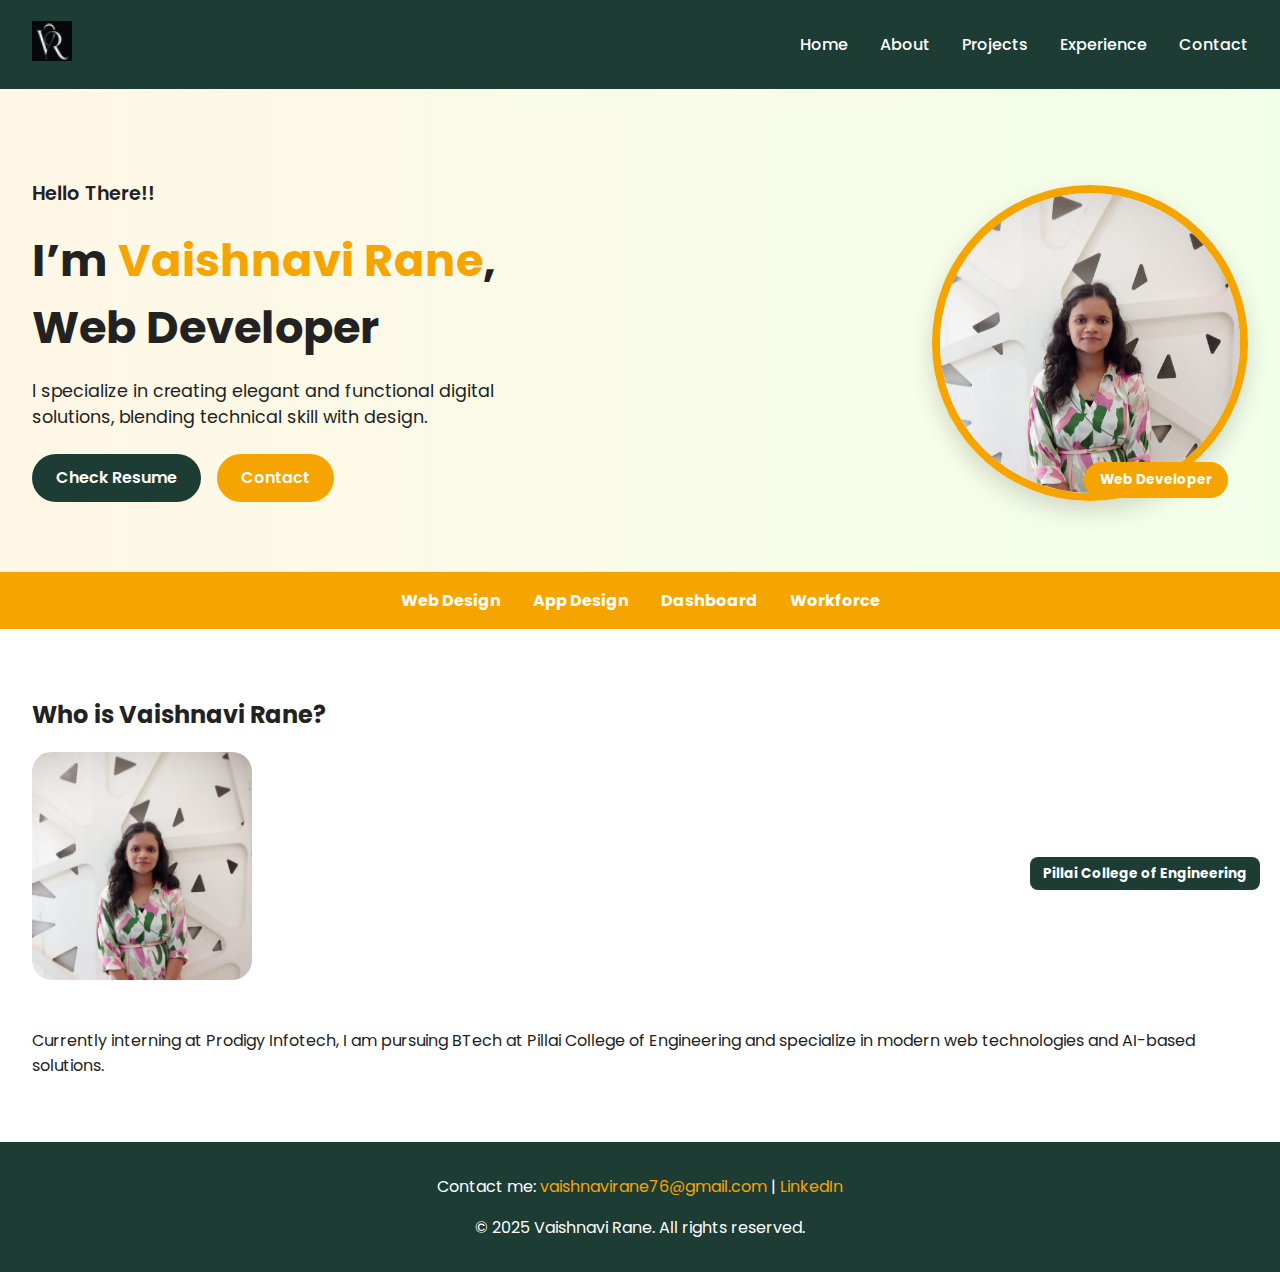
<file: index.html>
<!DOCTYPE html>
<html lang="en">
<head>
  <meta charset="UTF-8" />
  <meta name="viewport" content="width=device-width, initial-scale=1.0" />
  <title>Vaishnavi Rane | Web Developer Portfolio</title>
  <link rel="stylesheet" href="style.css" />
  <link href="https://fonts.googleapis.com/css2?family=Poppins:wght@400;600&display=swap" rel="stylesheet">
</head>
<body>
  <header class="hero">
    <nav class="navbar">
      <div class="logo">
        <img src="vrg.png" alt="VR Logo" class="logo-img">
      </div>
      <ul class="nav-links">
        <li><a href="index.html">Home</a></li>
        <li><a href="about.html">About</a></li>
        <li><a href="#projects">Projects</a></li>
       <li><a href="experience.html">Experience</a></li>
        <li><a href="#contact">Contact</a></li>
      </ul>
    </nav>

    <section class="intro-section">
      <div class="intro-text">
        <p class="greeting">Hello There!!</p>
        <h1>I’m <span class="highlight">Vaishnavi Rane</span>,<br> Web Developer</h1>
        <p class="summary">I specialize in creating elegant and functional digital solutions, blending technical skill with design.</p>
        <div class="cta-buttons">
         <a href="Vaishnavi_Rane_Resume_fianl_page-0001.jpg" class="btn dark" target="_blank">Check Resume</a>

          <a href="#contact" class="btn light">Contact</a>
        </div>
      </div>
      <div class="intro-image">
        <img src="portfolio.jpg" alt="Vaishnavi Rane" class="profile-pic">
        <span class="badge">Web Developer</span>
      </div>
    </section>
  </header>

  <section class="menu-bar">
    <div class="menu-item">Web Design</div>
    <div class="menu-item">App Design</div>
    <div class="menu-item">Dashboard</div>
    <div class="menu-item">Workforce</div>
  </section>

  <section class="about" id="about">
    <h2>Who is Vaishnavi Rane?</h2>
    <div class="about-content">
      <img src="portfolio.jpg" alt="Vaishnavi">
      <div class="about-text">
        <p>Currently interning at Prodigy Infotech, I am pursuing BTech at Pillai College of Engineering and specialize in modern web technologies and AI-based solutions.</p>
        <div class="badges">
          <span class="badge green">Pillai College of Engineering</span>
        </div>
      </div>
    </div>
  </section>

  <footer class="footer" id="contact">
    <p>Contact me: <a href="mailto:vaishnavirane76@gmail.com">vaishnavirane76@gmail.com</a> | <a href="https://linkedin.com/in/vaishnavi-rane-122a27310" target="_blank">LinkedIn</a></p>
    <p>&copy; 2025 Vaishnavi Rane. All rights reserved.</p>
  </footer>

  <script src="main.js"></script>
</body>
</html>
</file>
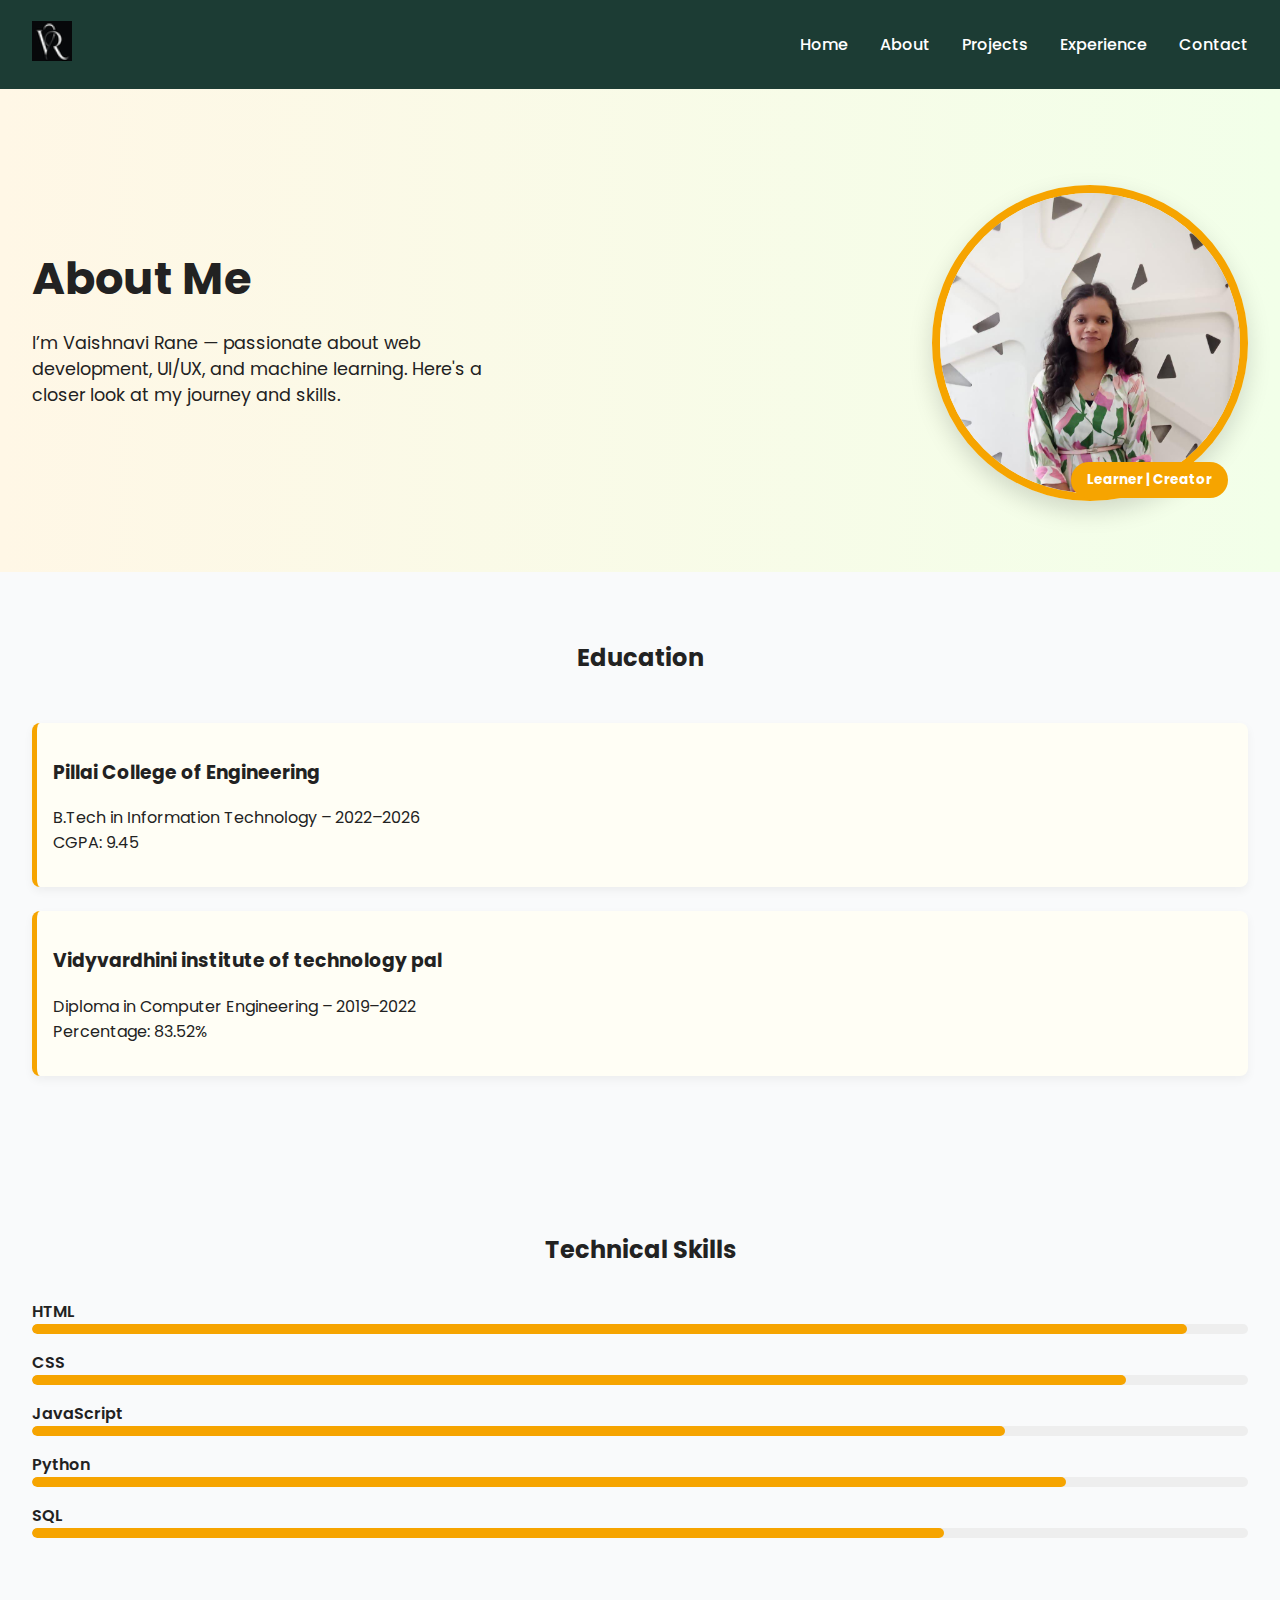
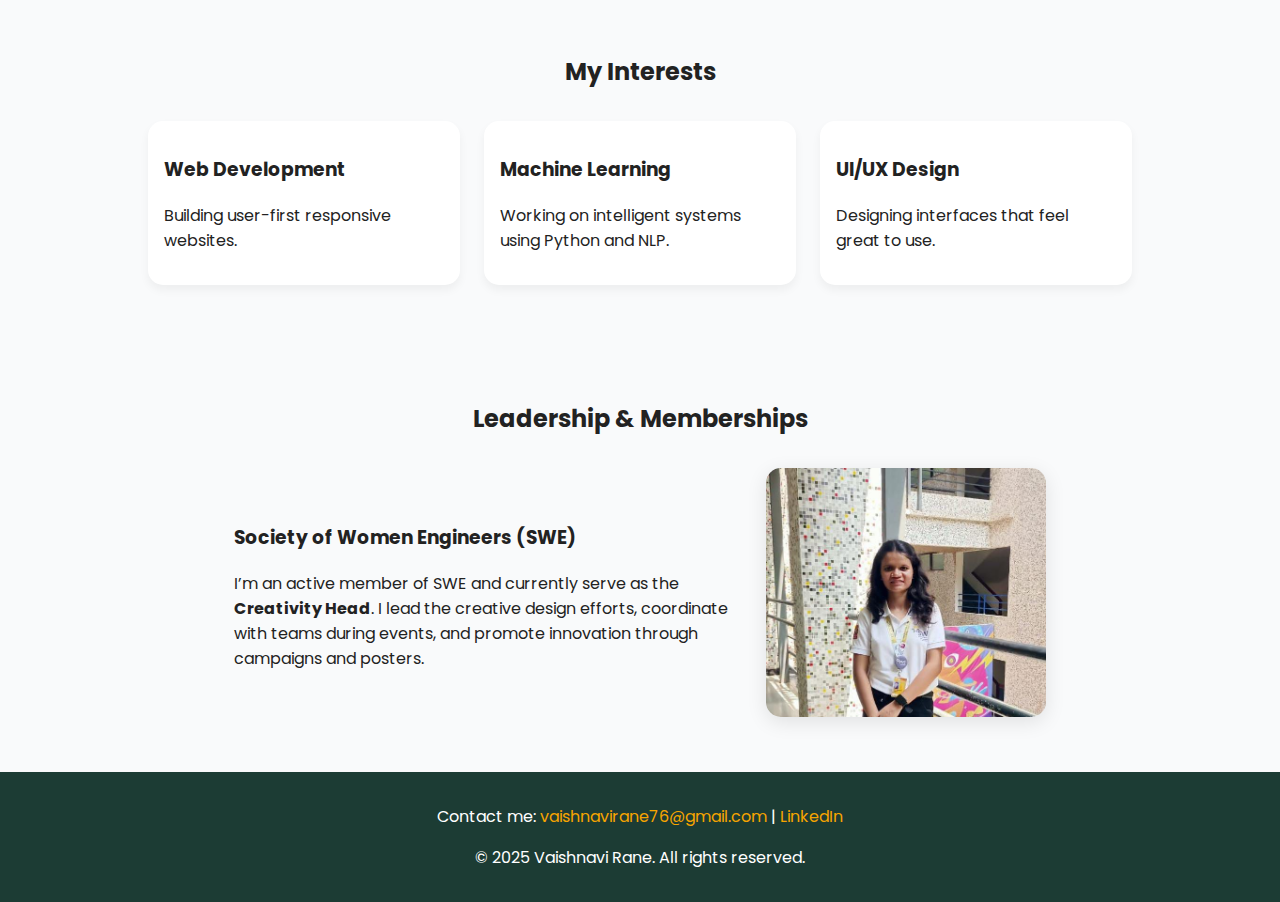
<file: about.html>
<!DOCTYPE html>
<html lang="en">
<head>
  <meta charset="UTF-8" />
  <meta name="viewport" content="width=device-width, initial-scale=1.0"/>
  <title>About Me | Vaishnavi Rane</title>
  <link rel="stylesheet" href="style.css" />
  <link href="https://fonts.googleapis.com/css2?family=Poppins:wght@400;600&display=swap" rel="stylesheet">
</head>
<body>
  <header class="hero">
    <nav class="navbar">
      <div class="logo">
        <img src="vrg.png" alt="VR Logo" class="logo-img">
      </div>
      <ul class="nav-links">
        <li><a href="index.html">Home</a></li>
        <li><a href="about.html">About</a></li>
        <li><a href="index.html#projects">Projects</a></li>
        <li><a href="experience.html">Experience</a></li>
        <li><a href="index.html#contact">Contact</a></li>
      </ul>
    </nav>

    <section class="intro-section">
      <div class="intro-text">
        <h1>About Me</h1>
        <p class="summary">I’m Vaishnavi Rane — passionate about web development, UI/UX, and machine learning. Here's a closer look at my journey and skills.</p>
      </div>
      <div class="intro-image">
        <img src="portfolio.jpg" alt="Vaishnavi Rane" class="profile-pic">
        <span class="badge">Learner | Creator</span>
      </div>
    </section>
  </header>

  <section class="services">
    <h2>Education</h2>
    <div class="timeline">
      <div class="timeline-item">
        <h3>Pillai College of Engineering</h3>
        <p>B.Tech in Information Technology – 2022–2026<br>CGPA: 9.45</p>
      </div>
      <div class="timeline-item">
        <h3>Vidyvardhini institute of technology pal  </h3>
        <p>Diploma in Computer Engineering – 2019–2022<br>Percentage: 83.52%</p>
      </div>
    </div>
  </section>

  <section class="services">
    <h2>Technical Skills</h2>
    <div class="skills">
      <div class="skill"><label>HTML</label><div class="bar"><div class="fill" style="width: 95%"></div></div></div>
      <div class="skill"><label>CSS</label><div class="bar"><div class="fill" style="width: 90%"></div></div></div>
      <div class="skill"><label>JavaScript</label><div class="bar"><div class="fill" style="width: 80%"></div></div></div>
      <div class="skill"><label>Python</label><div class="bar"><div class="fill" style="width: 85%"></div></div></div>
      <div class="skill"><label>SQL</label><div class="bar"><div class="fill" style="width: 75%"></div></div></div>
    </div>
  </section>

  <section class="services">
    <h2>My Interests</h2>
    <div class="interest-cards">
      <div class="card"><h3>Web Development</h3><p>Building user-first responsive websites.</p></div>
      <div class="card"><h3>Machine Learning</h3><p>Working on intelligent systems using Python and NLP.</p></div>
      <div class="card"><h3>UI/UX Design</h3><p>Designing interfaces that feel great to use.</p></div>
    </div>
  </section>

  <section class="services">
    <h2>Leadership & Memberships</h2>
    <div class="leadership-section">
      <div class="leadership-text">
        <h3>Society of Women Engineers (SWE)</h3>
        <p>I’m an active member of SWE and currently serve as the <strong>Creativity Head</strong>. I lead the creative design efforts, coordinate with teams during events, and promote innovation through campaigns and posters.</p>
      </div>
      <div class="leadership-photo">
        <img src="swe.jpg" alt="Vaishnavi as SWE Creativity Head">
      </div>
    </div>
  </section>

  <footer class="footer">
    <p>Contact me: <a href="mailto:vaishnavirane76@gmail.com">vaishnavirane76@gmail.com</a> |
      <a href="https://linkedin.com/in/vaishnavi-rane-122a27310" target="_blank">LinkedIn</a></p>
    <p>&copy; 2025 Vaishnavi Rane. All rights reserved.</p>
  </footer>

  <script src="main.js"></script>
</body>
</html>
</file>
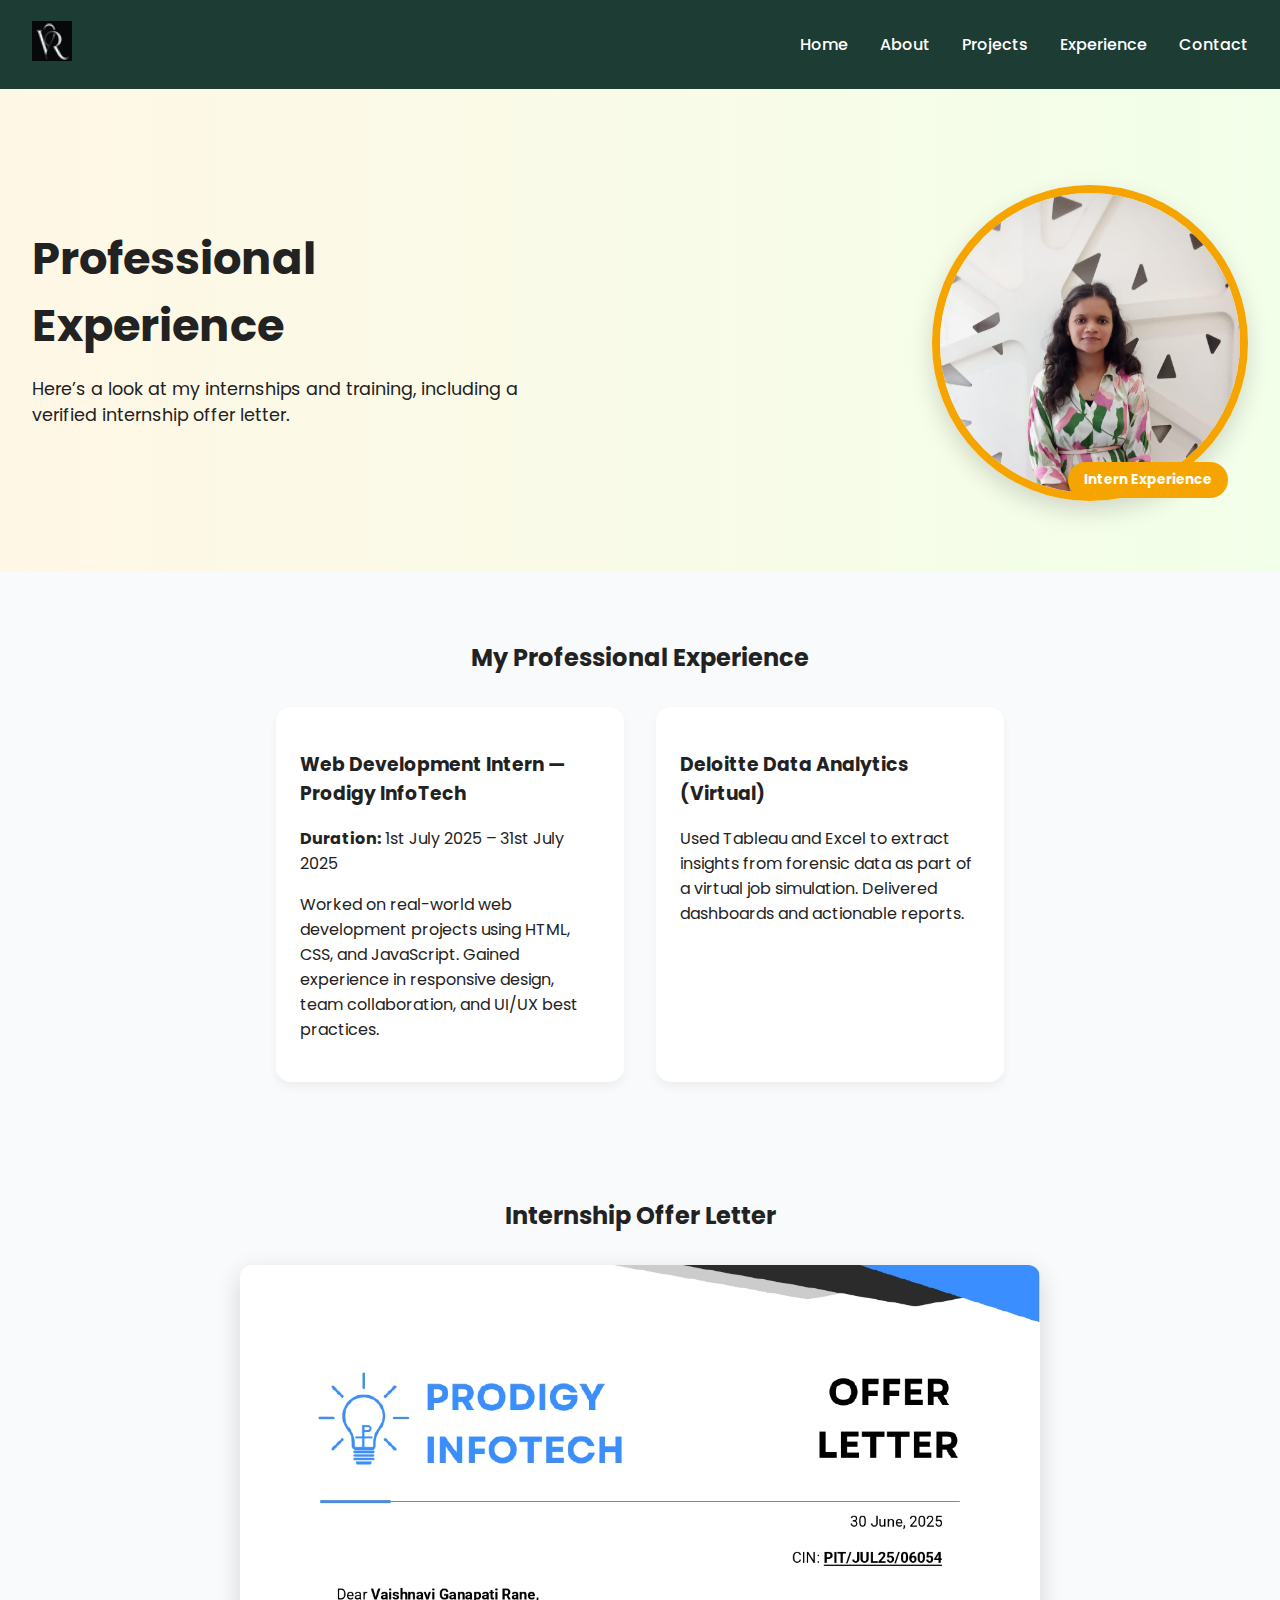
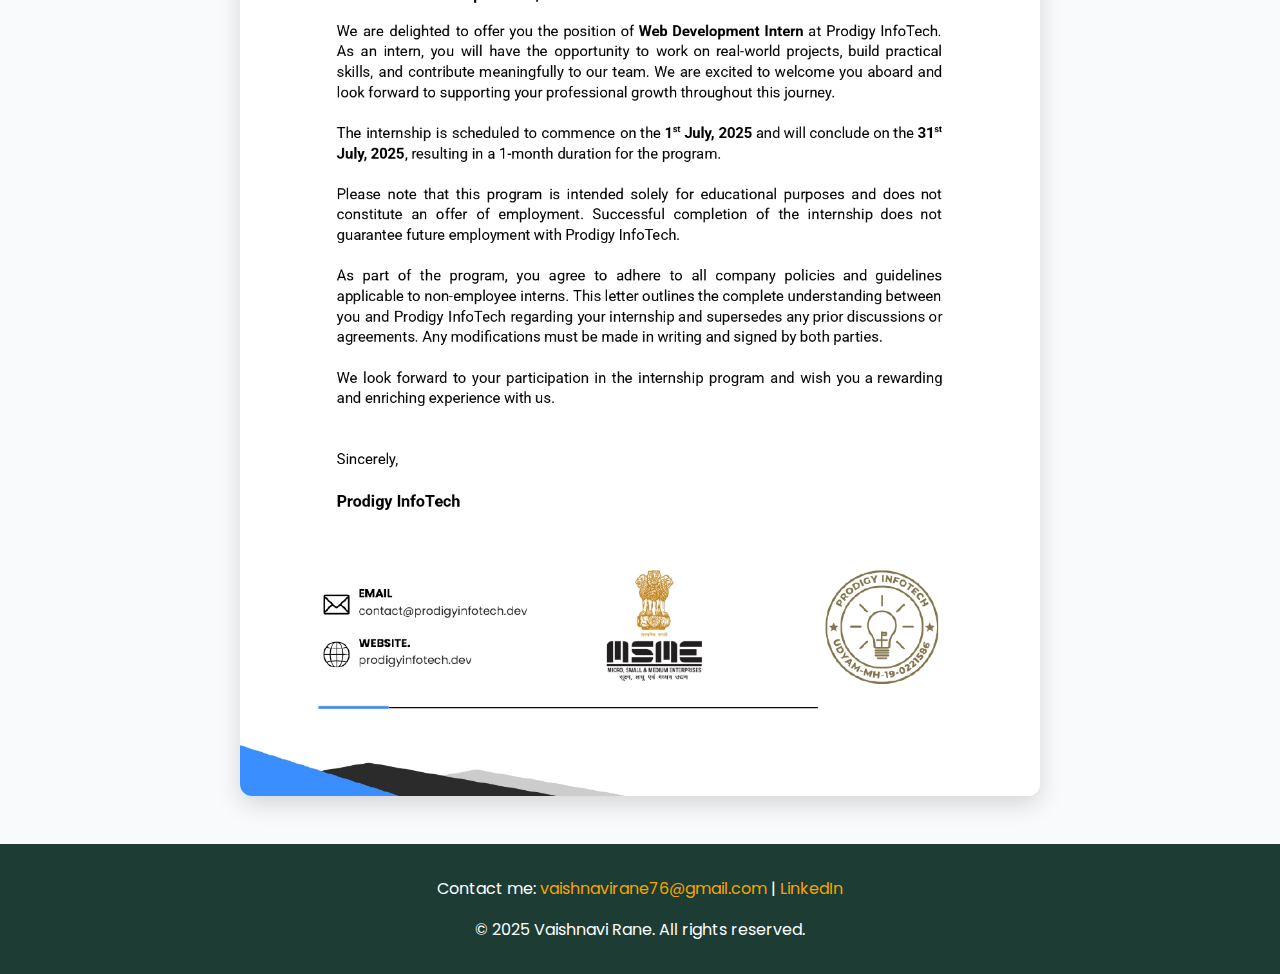
<file: experience.html>
<!DOCTYPE html>
<html lang="en">
<head>
  <meta charset="UTF-8" />
  <meta name="viewport" content="width=device-width, initial-scale=1.0"/>
  <title>Experience | Vaishnavi Rane</title>
  <link rel="stylesheet" href="style.css" />
  <link href="https://fonts.googleapis.com/css2?family=Poppins:wght@400;600&display=swap" rel="stylesheet">
</head>
<body>
  <header class="hero">
    <nav class="navbar">
      <div class="logo">
        <img src="vrg.png" alt="VR Logo" class="logo-img">
      </div>
      <ul class="nav-links">
        <li><a href="index.html">Home</a></li>
        <li><a href="index.html#about">About</a></li>
        <li><a href="index.html#projects">Projects</a></li>
        <li><a href="experience.html">Experience</a></li>
        <li><a href="index.html#contact">Contact</a></li>
      </ul>
    </nav>
    <section class="intro-section">
      <div class="intro-text">
        <h1>Professional Experience</h1>
        <p class="summary">Here’s a look at my internships and training, including a verified internship offer letter.</p>
      </div>
      <div class="intro-image">
        <img src="portfolio.jpg" alt="Vaishnavi Rane" class="profile-pic">
        <span class="badge">Intern Experience</span>
      </div>
    </section>
  </header>

  <section class="services" id="experience">
    <h2>My Professional Experience</h2>
    <div class="service-cards">
      <div class="card">
        <h3>Web Development Intern — Prodigy InfoTech</h3>
        <p><strong>Duration:</strong> 1st July 2025 – 31st July 2025</p>
        <p>Worked on real-world web development projects using HTML, CSS, and JavaScript. Gained experience in responsive design, team collaboration, and UI/UX best practices.</p>
      </div>
      <div class="card">
        <h3>Deloitte Data Analytics (Virtual)</h3>
        <p>Used Tableau and Excel to extract insights from forensic data as part of a virtual job simulation. Delivered dashboards and actionable reports.</p>
      </div>
    </div>
  </section>

  <section class="services">
    <h2>Internship Offer Letter</h2>
    <div class="offer-letter">
      <img src="offer_letter.jpg" alt="Offer Letter">
    </div>
  </section>

  <footer class="footer">
    <p>Contact me: <a href="mailto:vaishnavirane76@gmail.com">vaishnavirane76@gmail.com</a> | 
       <a href="https://linkedin.com/in/vaishnavi-rane-122a27310" target="_blank">LinkedIn</a></p>
    <p>&copy; 2025 Vaishnavi Rane. All rights reserved.</p>
  </footer>

  <script src="main.js"></script>
</body>
</html>
</file>
<file: style.css>
body {
  font-family: 'Poppins', sans-serif;
  margin: 0;
  padding: 0;
  color: #222;
  background-color: #fdfdfd;
}

.navbar {
  display: flex;
  justify-content: space-between;
  align-items: center;
  background: #1c3c34;
  padding: 1rem 2rem;
  color: white;
}

.logo-img {
  width: 60px;
  height: auto;
}

.nav-links {
  list-style: none;
  display: flex;
  gap: 2rem;
}

.nav-links a {
  text-decoration: none;
  color: white;
  font-weight: 500;
}

.intro-section {
  display: flex;
  justify-content: space-between;
  align-items: center;
  padding: 4rem 2rem;
  background: linear-gradient(to right, #fff7e6, #f2ffe9);
  flex-wrap: wrap;
}

.intro-text {
  max-width: 500px;
}

.greeting {
  font-weight: 600;
  font-size: 1.2rem;
}

h1 {
  font-size: 2.8rem;
  margin: 1rem 0;
}

.highlight {
  color: #f6a400;
}

.summary {
  font-size: 1.1rem;
  margin-bottom: 1.5rem;
}

.cta-buttons {
  display: flex;
  gap: 1rem;
}
.logo-img {
  width: 40px;
  height: auto;
}

.profile-pic {
  width: 300px;
  height: 300px;
  object-fit: cover;
  border-radius: 50%;
  border: 8px solid #f6a400;
  box-shadow: 0 10px 25px rgba(0, 0, 0, 0.15);
}

.offer-letter {
  display: flex;
  justify-content: center;
  margin-top: 2rem;
}

.offer-letter img {
  width: 90%;
  max-width: 800px;
  border-radius: 12px;
  box-shadow: 0 8px 24px rgba(0, 0, 0, 0.15);
}


.btn {
  padding: 0.7rem 1.5rem;
  border: none;
  cursor: pointer;
  text-decoration: none;
  border-radius: 30px;
  font-weight: 600;
}

.btn.dark {
  background-color: #1c3c34;
  color: white;
}

.btn.light {
  background-color: #f6a400;
  color: white;
}

.intro-image {
  position: relative;
  margin-top: 2rem;
  text-align: center;
}

.profile-pic {
  width: 300px;
  height: 300px;
  object-fit: cover;
  border-radius: 50%;
  border: 8px solid #f6a400;
  box-shadow: 0 10px 25px rgba(0, 0, 0, 0.15);
}

.badge {
  position: absolute;
  bottom: 10px;
  right: 20px;
  background: #f6a400;
  color: white;
  padding: 0.5rem 1rem;
  border-radius: 50px;
  font-weight: bold;
  font-size: 0.85rem;
}

.menu-bar {
  display: flex;
  justify-content: center;
  background: #f6a400;
  color: white;
  font-weight: bold;
  padding: 1rem;
  gap: 2rem;
  flex-wrap: wrap;
}

.menu-item {
  cursor: pointer;
}

.about {
  padding: 3rem 2rem;
  background: #ffffff;
}

.about-content {
  display: flex;
  align-items: center;
  gap: 2rem;
  flex-wrap: wrap;
}

.about-content img {
  width: 220px;
  border-radius: 20px;
}

.about-text p {
  font-size: 1rem;
}

.badge.green {
  background-color: #1c3c34;
  color: white;
  padding: 0.4rem 0.8rem;
  border-radius: 8px;
  margin-top: 1rem;
  display: inline-block;
}

.services {
  background-color: #f9fafb;
  padding: 3rem 2rem;
}

.services h2 {
  text-align: center;
  margin-bottom: 2rem;
}

.service-cards {
  display: flex;
  flex-wrap: wrap;
  gap: 2rem;
  justify-content: center;
}

.card {
  background: white;
  padding: 1.5rem;
  border-radius: 15px;
  box-shadow: 0 5px 10px rgba(0,0,0,0.05);
  width: 300px;
}

.footer {
  background-color: #1c3c34;
  color: white;
  text-align: center;
  padding: 1rem 2rem;
}

.footer a {
  color: #f6a400;
  text-decoration: none;
}

@media (max-width: 768px) {
  .intro-section {
    flex-direction: column;
    text-align: center;
  }

  .intro-text,
  .intro-image {
    width: 100%;
    max-width: 100%;
  }

  .profile-pic {
    width: 200px;
    height: 200px;
  }

  h1 {
    font-size: 2.2rem;
  }

  .logo-img {
    width: 35px;
  }
}
/* === About Page Styles === */

/* Timeline */
.timeline {
  padding: 1rem 0;
}
.timeline-item {
  margin-bottom: 1.5rem;
  padding: 1rem;
  border-left: 5px solid #f6a400;
  background: #fffef5;
  border-radius: 8px;
  box-shadow: 0 4px 10px rgba(0,0,0,0.05);
}

/* Skills */
.skills {
  display: flex;
  flex-direction: column;
  gap: 1rem;
}
.skill label {
  font-weight: 600;
}
.bar {
  width: 100%;
  height: 10px;
  background: #eee;
  border-radius: 20px;
  overflow: hidden;
}
.bar .fill {
  height: 100%;
  background: #f6a400;
  border-radius: 20px;
  transition: width 1s ease;
}

/* Interests */
.interest-cards {
  display: flex;
  flex-wrap: wrap;
  justify-content: center;
  gap: 1.5rem;
  margin-top: 1rem;
}
.interest-cards .card {
  width: 280px;
  background: white;
  padding: 1rem;
  border-radius: 15px;
  box-shadow: 0 5px 10px rgba(0,0,0,0.05);
}

/* Leadership Section */
.leadership-section {
  display: flex;
  flex-wrap: wrap;
  align-items: center;
  gap: 2rem;
  margin-top: 2rem;
  justify-content: center;
}

.leadership-text {
  flex: 1;
  min-width: 280px;
  max-width: 500px;
}

.leadership-photo img {
  width: 280px;
  border-radius: 15px;
  box-shadow: 0 5px 20px rgba(0, 0, 0, 0.1);
}

/* Responsive */
@media (max-width: 768px) {
  .intro-section {
    flex-direction: column;
    text-align: center;
  }
  .intro-text,
  .intro-image {
    width: 100%;
    max-width: 100%;
  }
  .profile-pic {
    width: 200px;
    height: 200px;
  }
  h1 {
    font-size: 2.2rem;
  }
  .logo-img {
    width: 35px;
  }
  .leadership-section {
    flex-direction: column;
    text-align: center;
  }
  .leadership-photo img {
    width: 200px;
  }
}
</file>
